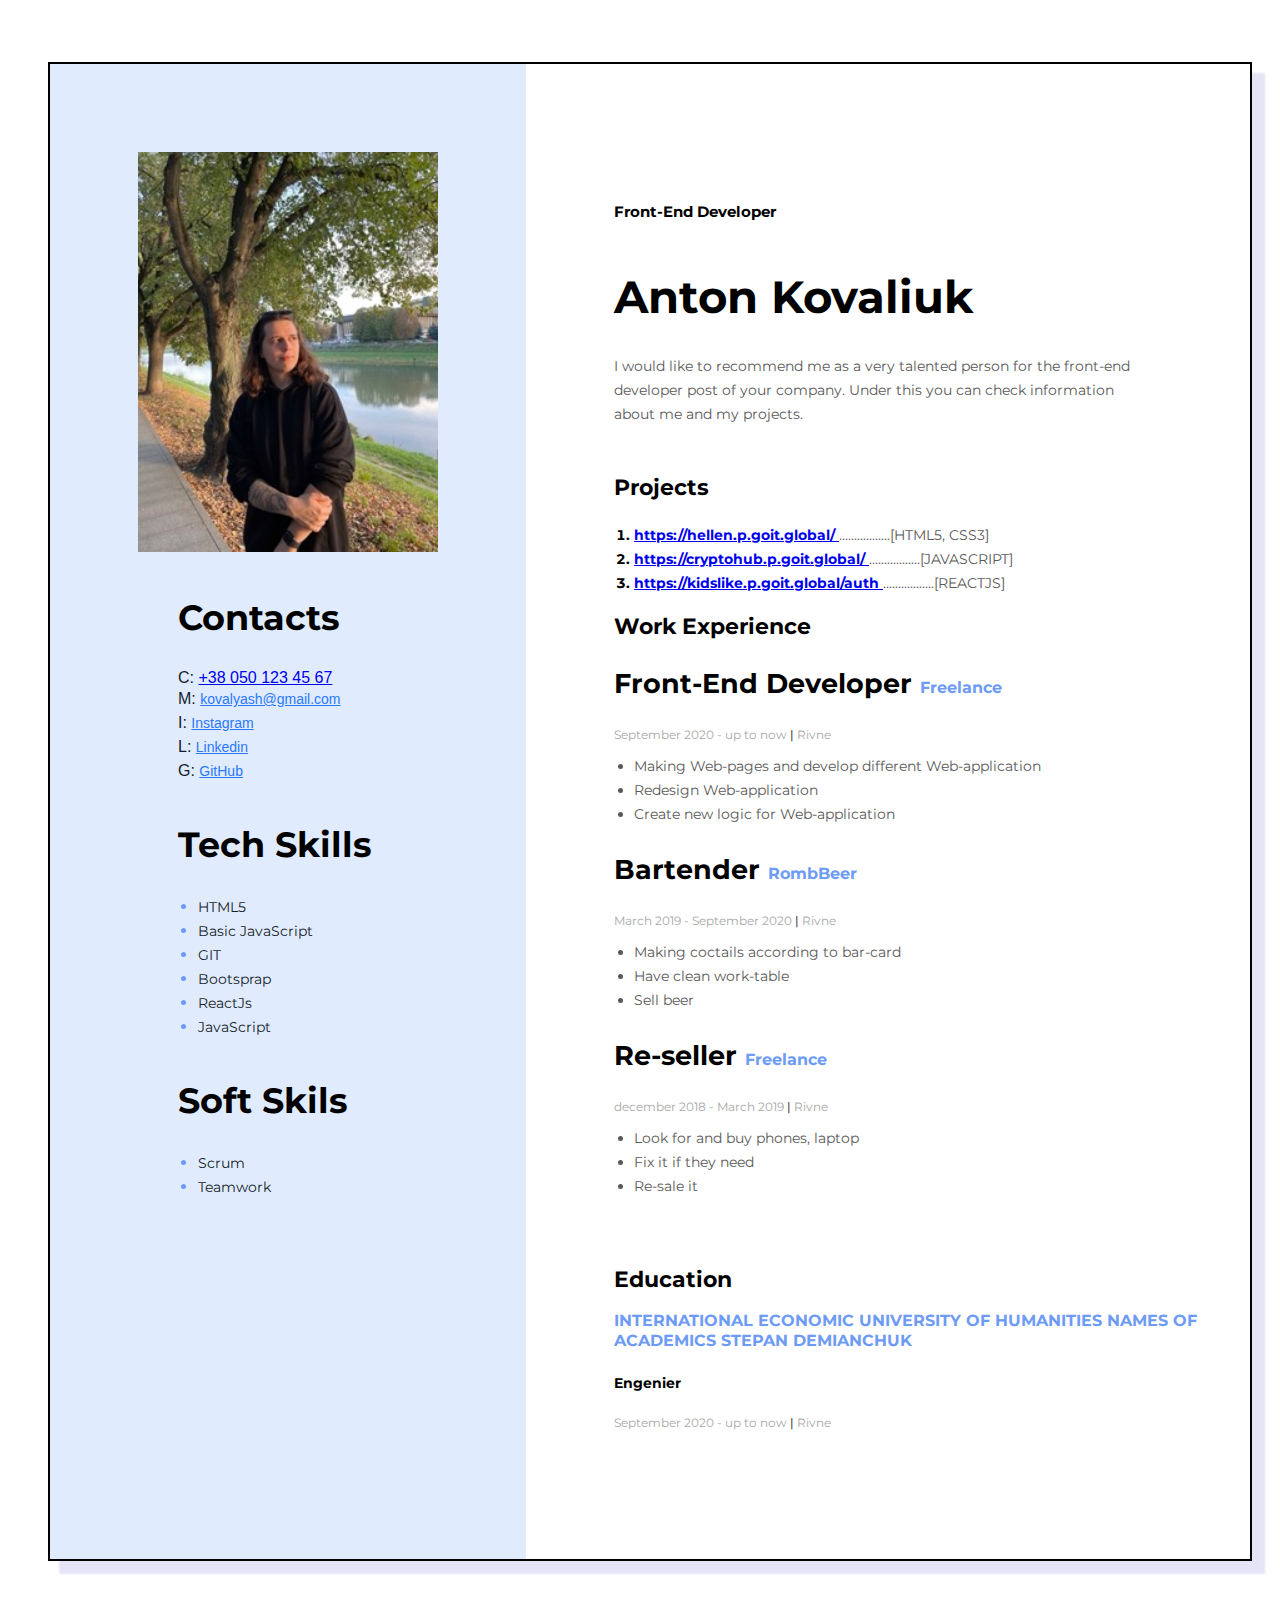
<file: index.html>
<!DOCTYPE html>
<html lang="en">
<head>
    
    <meta charset="UTF-8">
    <meta http-equiv="X-UA-Compatible" content="IE=edge">
    <meta name="viewport" content="width=device-width, initial-scale=1.0">
    
    <link rel="preconnect" href="https://fonts.googleapis.com">
    <link rel="preconnect" href="https://fonts.gstatic.com" crossorigin>
    <link href="https://fonts.googleapis.com/css2?family=Montserrat:wght@400;700&display=swap" rel="stylesheet">


    <link rel="stylesheet" href="./css/style.css" />
    <title>Resume Anton Kovaliuk</title>
</head>
<body>
    <div class="wrapper">
   <div class="main-content">
        <div className="Photo">
            <aside>
            <img class="profile-img" src="./images/IMG_5888 Малий.jpeg" alt="My Photo" width="300px"/>
        </aside>
        </div>
        <div className="Contacts">
            <div class="contact-container">
            <h2>Contacts</h2>
            
            <span class="contact-type">C: <a href="+380 050 123 45 67">+38 050 123 45 67</a></span>
            <p class="contact-items">
                <span class="contact-type"> M:
                <a class="contact-email" target=”_blank” href="https://mail.google.com/mail/u/0/#inbox?compose=VpCqJbPNjSDcSgJmKnPkSPLbVcbtRSlnzzDnBtPWgwDPPZWcqBbrGlpRGFllgdzhZQstbPl">kovalyash@gmail.com</a>
                </span></p>
            <p class="contact-items">
                <span class="contact-type"> I:
                <a class="contact-email" target=”_blank” href="https://www.instagram.com/kovallyash/">Instagram</a>
            </span></p>
            <p class="contact-items">
            <span class="contact-type"> L:
                <a class="contact-email" target=”_blank” href="https://www.linkedin.com/in/anton-kovaliuk-a3ba77235/">Linkedin</a>
            </span></p>
            <p class="contact-items">
            <span class="contact-type"> G:
                <a class="contact-email" target=”_blank” href="https://github.com/kovallyash">GitHub</a>
            </span></p></div>
        </div>
        <div class="tech-container">
            <h2 class="sidebar-title">Tech Skills</h2>
            <ul class="sidebar-list">
                <li class="sidebar-list-item"><span class="list-item-text">HTML5</span></li>
                <li class="sidebar-list-item"><span class="list-item-text">Basic JavaScript</span></li>
                <li class="sidebar-list-item"><span class="list-item-text">GIT</span></li>
                <li class="sidebar-list-item"><span class="list-item-text">Bootsprap</span></li>
                <li class="sidebar-list-item"><span class="list-item-text">ReactJs</span></li>
                <li class="sidebar-list-item"><span class="list-item-text">JavaScript</span></li>
                
            </ul>
        </div>
        <div class="soft-container">
            <h2 class="sidebar-title">
                Soft Skils
            </h2>
            <ul class="sidebar-list">
                <li class="sidebar-list-item"><span class="list-item-text">Scrum</span></li>
                <li class="sidebar-list-item"><span class="list-item-text">Teamwork</span></li>
                
            </ul>
        </div>
    </div>

    <div class="self-data">
        
   

    <div class="AboutMe">
        <h4 class="about-me-main-text">Front-End Developer</h4>
        <h1 class="about-me-name">Anton Kovaliuk</h1>
        <h5 class="about-me-subtext">I would like to recommend me as a very talented person 
             for the front-end developer post of your company. 
             Under this you can check information about me and my projects.
        </h5>
    </div>


    <div class="Projects">
        <h3 class="title-project">Projects</h3>
        <ol class="project-list">
            <li><a href="https://hellen.p.goit.global/">
                https://hellen.p.goit.global/
            </a>
            <span class="project-text">.................[HTML5, CSS3]</span></li>
            <li><a href="https://cryptohub.p.goit.global/">
                https://cryptohub.p.goit.global/
            </a>
            <span class="project-text">.................[JAVASCRIPT]</span>
        </li>
            <li><a href="https://kidslike.p.goit.global/auth">
                https://kidslike.p.goit.global/auth
            </a>
            <span class="project-text">.................[REACTJS]</span>
            </li>

        </ol>
    </div>
    <div class="workExperience">
        <div>
        <h2 class="work-experience-title">Work Experience </h2>
        <h3>Front-End Developer  <span class="work-experience-text"> Freelance</span></h3>
        <p class="work-experience-time">September 2020 - up to now     <span class="symbol">|</span>     Rivne</p>
        <ul class="work-experience-list">
            <li class="work-experience-list-text">Making Web-pages and develop different Web-application</li>
            <li class="work-experience-list-text">Redesign Web-application</li>
            <li class="work-experience-list-text">Create new logic for Web-application</li>
        </ul>
    </div>
        <div>
        <h3>Bartender  <span class="work-experience-text">RombBeer</span> </h3>
        <p class="work-experience-time">March 2019 - September 2020   <span class="symbol">|</span>     Rivne</p>
        <ul class="work-experience-list">
            <li class="work-experience-list-text">Making coctails according to bar-card</li>
            <li class="work-experience-list-text">Have clean work-table</li>
            <li class="work-experience-list-text">Sell beer</li>
        </ul>
    </div>
        <div>
        <h3>Re-seller  <span class="work-experience-text"> Freelance</span></h3>
        <p class="work-experience-time">december 2018 - March 2019    <span class="symbol">|</span>     Rivne</p>
        <ul class="work-experience-list">
            <li class="work-experience-list-text">Look for and buy phones, laptop</li>
            <li class="work-experience-list-text">Fix it if they need</li>
            <li class="work-experience-list-text">Re-sale it</li>
        </ul>
    </div>
    </div>

    <div class="Education">
        <h2 class="education-title">Education</h2>
        <h3 class="education-name">
            INTERNATIONAL ECONOMIC
            UNIVERSITY OF HUMANITIES
            NAMES OF ACADEMICS
            STEPAN DEMIANCHUK
        </h3>
        <h5 class="education-profession-name">Engenier</h5>
        <p class='education-experience-time'>September 2020 - up to now     <span class="symbol">|</span>     Rivne</p>
        
</div>
</div>
</div>
    
</body>
</html>
</file>
<file: css/style.css>
body {
    background-color:#FFFFFF;
    padding: 54px 40px 40px 40px;
    font-family: 'Montserrat', sans-serif;
    

}

.wrapper {
    display: flex;
    flex-direction: row;
    width: 1200px;
    margin: 0 auto;
    border: 2px solid black;
    box-shadow: 12px 12px 2px 1px rgba(118, 118, 209, 0.2);
}

.main-content {
    padding: 88px;
    width: 370px;
    height: 1319px;
    top: 40px;
    left: 40px;
    background-color: #E0EBFE;
    border-radius: 0;
}
.self-data {
    padding-left: 88px;
    padding-top: 100px;
    
}
.workExperience {
    padding-bottom:  50px;
}
h1 {
    font-size: 45px;
}
h2 {
    font-size:35px;
}
h3 {
    font-size: 27px;
}
h4 {
    font-size: 17px;
}
.contact-type {
    font-style: normal;
    font-weight:700px;
    font-size: 14px;
    line-height: 24px;
    color: #161d2a;
    font: caption;
}
.contact-items {
    margin: 0;
    

}
.contact-email {
    font-style: normal;
    font-weight: 400;
    font-size: 14px;
    line-height: 24px;
    color: #2979FF;
    
}
.contact-container,
.tech-container,
.soft-container{
    margin: 40px 0 0 40px;
}
.sidebar-list{
    margin: 0 0 0 20px;
    padding: 0;


}
.list-item-text {
    font-style: normal;
    font-weight: 400;
    font-size: 14px;
    line-height: 24px;
    color: #161D2A;
}
.sidebar-list-item {
    color: #6D9BF5;
}
.about-me-main-text {
    font-style: normal;
    font-weight: 700;
    font-size: 15px;
    line-height: 55px;
    color: #000000;
}
.about-me-name {
    font-style: normal;
    font-weight: 700;
    font-size: 45px;
    line-height: 55px;
    color: #000000;
}
.about-me-subtext {
    font-family: 'Montserrat';
    font-style: normal;
    font-weight: 400;
    font-size: 14px;
    line-height: 24px;
    color: #595959;
    width: 525px;
    height: 96px;
    left: 498px;
    top: 252px;
}
.title-project {
    font-style: normal;
    font-weight: 700;
    font-size: 22px;
    line-height: 27px;
    color: #000000;
}
.project-list {
    margin: 0 0 0 20px;
    padding: 0;
    font-family: 'Montserrat';
    font-style: normal;
    font-weight: 700;
    font-size: 14px;
    line-height: 24px;
    color: #000000;
}
.project-text {
    font-style: normal;
    font-weight: 400;
    font-size: 14px;
    line-height: 24px;
    color: #595959;
}
.work-experience-title {
    font-style: normal;
    font-weight: 700;
    font-size: 22px;
    line-height: 27px;
    color: #000000;
}
.work-experience-text {
    font-family: 'Montserrat';
    font-style: normal;
    font-weight: 700;
    font-size: 16px;
    line-height: 20px;
    color: #6D9BF5;
}

.work-experience-time{
    font-style: normal;
    font-weight: 400;
    font-size: 12px;
    line-height: 15px;
    color: #A8A8A8;
    padding: 0;
}
.work-experience-list {
    margin: 0 0 0 20px;
    padding: 0;
}
.work-experience-list-text {
    font-family: 'Montserrat';
    font-style: normal;
    font-weight: 400;
    font-size: 14px;
    line-height: 24px;
    color: #595959;
}
.education-title {
    font-style: normal;
    font-weight: 700;
    font-size: 22px;
    line-height: 27px;
    color: #000000;
}
.education-name {
    font-family: 'Montserrat';
    font-style: normal;
    font-weight: 700;
    font-size: 16px;
    line-height: 20px;
    color: #6D9BF5;
}
.education-profession-name {
    font-style: normal;
    font-weight: 700;
    font-size: 14px;
    line-height: 17px;
    color: #000000;
}
.education-experience-time {
    font-style: normal;
    font-weight: 400;
    font-size: 12px;
    line-height: 15px;
    color: #A8A8A8;
}
.symbol {
    color: #000000;
}
</file>
